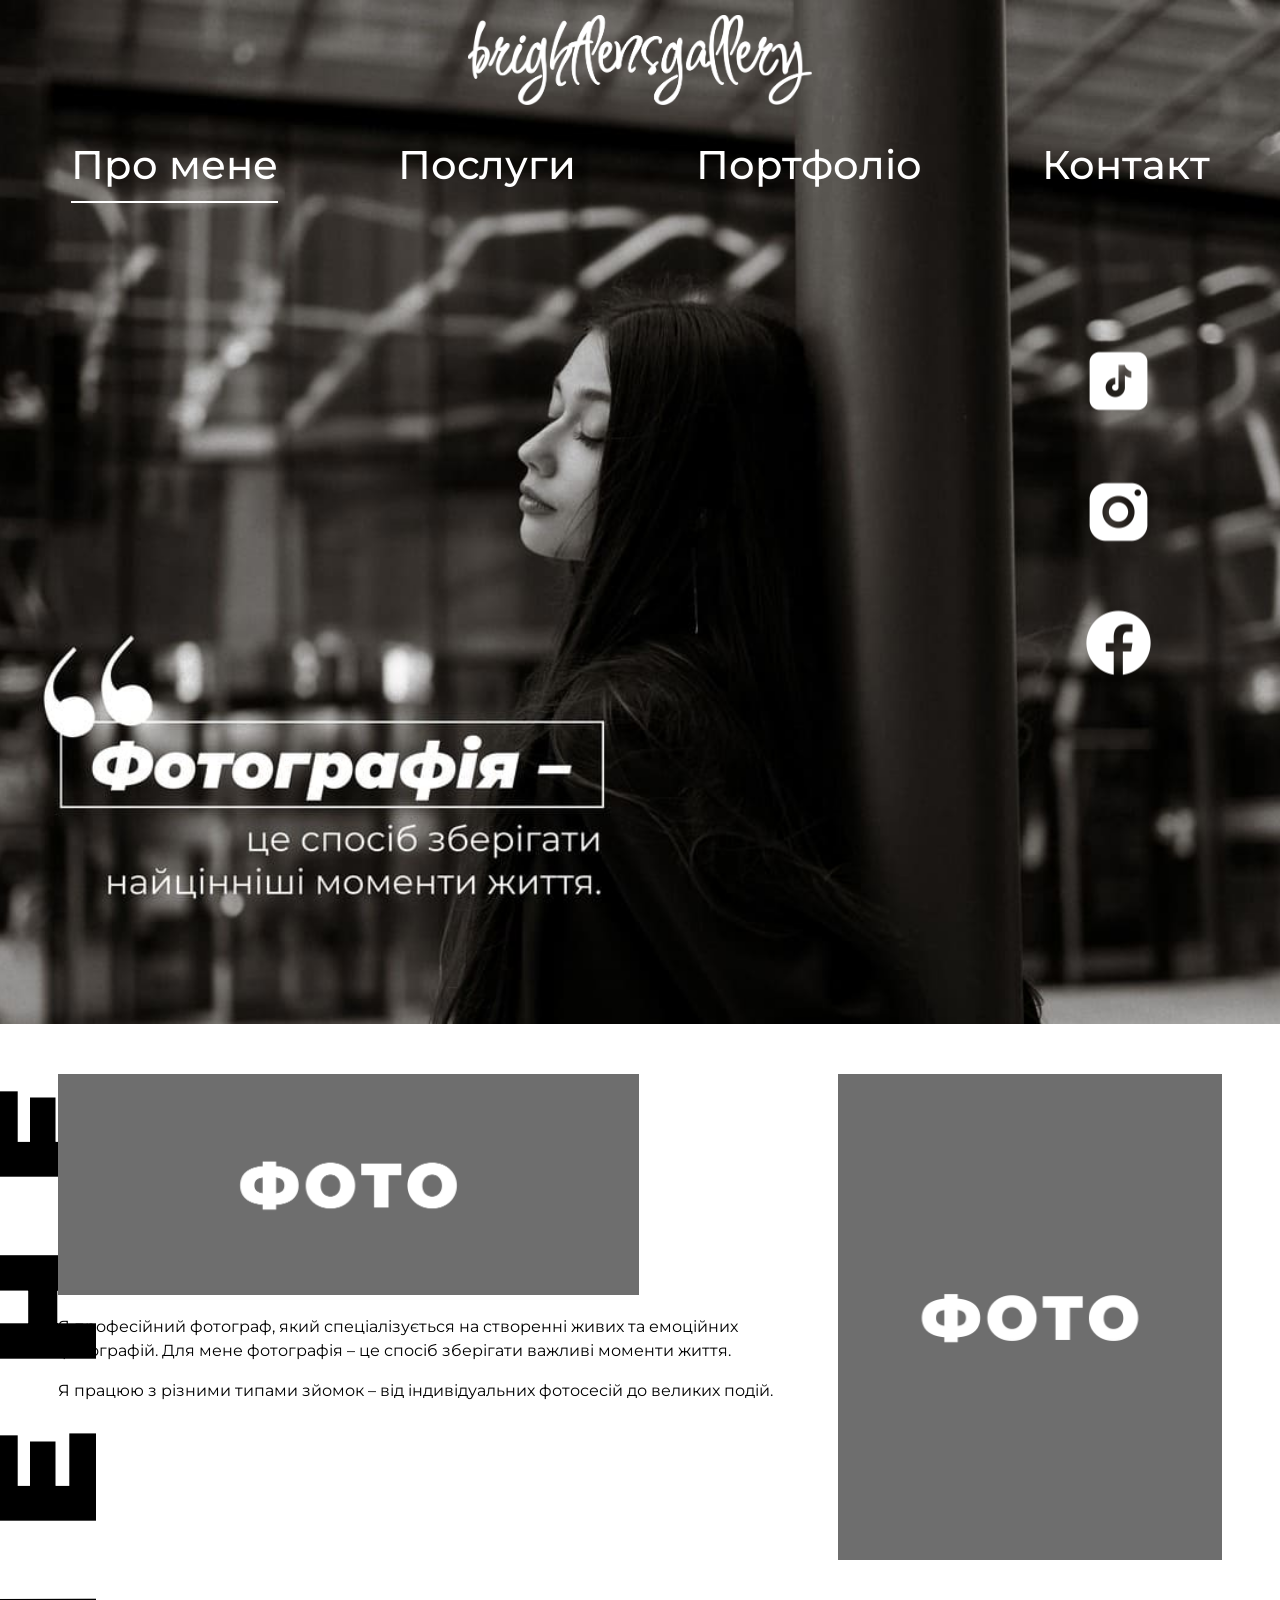
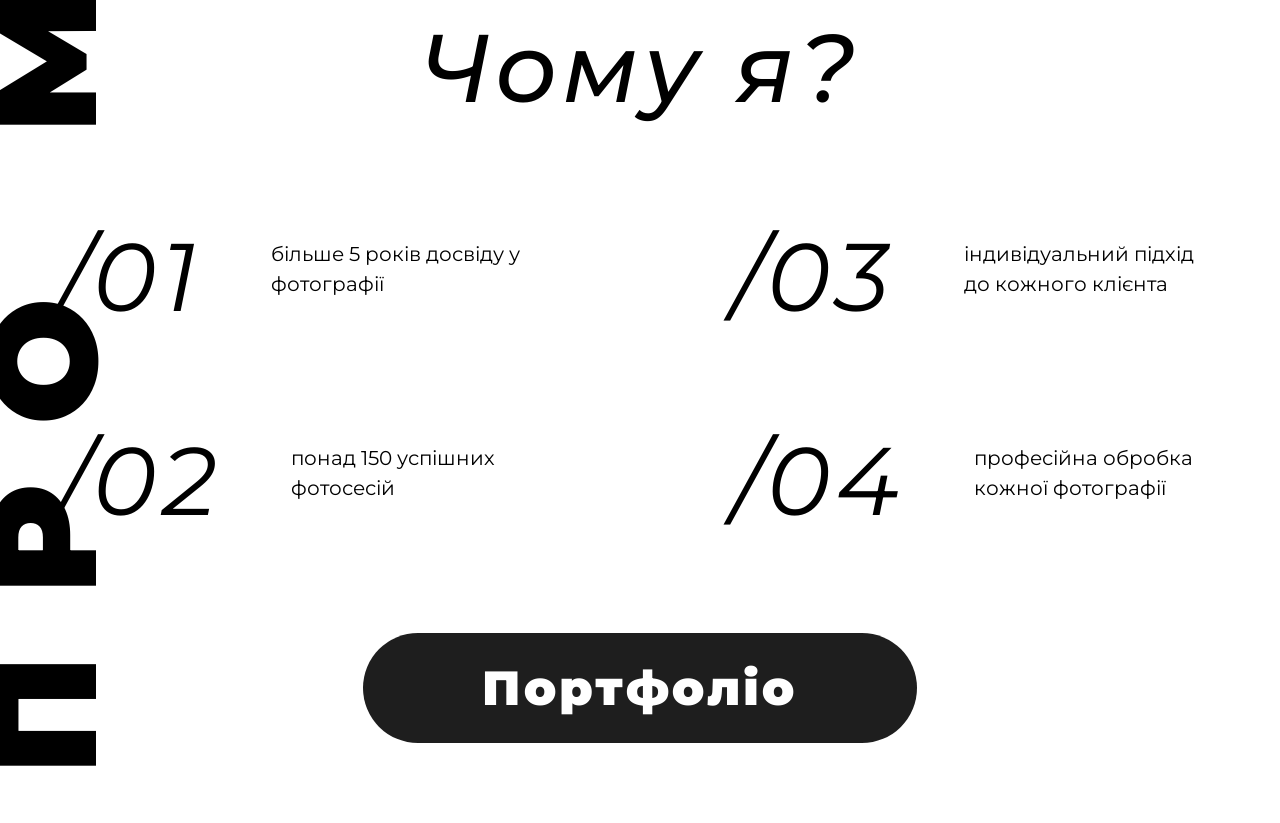
<file: index.html>
<!DOCTYPE html>
<html lang="uk">

<head>
    <meta charset="UTF-8">
    <meta name="viewport" content="width=device-width, initial-scale=1.0">

    <title>Brightlensgallery – Фотограф Одеса</title>
    <meta name="description" content="Професійний фотограф в Одесі. Індивідуальні фотосесії, події, портфоліо.">

    <link rel="icon" type="image/png" href="image/favicon.png">

    <link href="https://cdn.jsdelivr.net/npm/bootstrap@5.3.2/dist/css/bootstrap.min.css" rel="stylesheet">
    <link rel="stylesheet" href="style.css">
    <link href="https://fonts.googleapis.com/css2?family=Montserrat:wght@400;900&display=swap" rel="stylesheet">
</head>

<body>

    <h1 style="position:absolute; left:-9999px;">
        Фотограф в Одесі – Brightlensgallery
    </h1>

    <div class="side-text">ПРО МЕНЕ</div>

    <header class="header">
        <div class="container header-inner">

            <div class="logo">
                <img src="image/favicon.png" alt="Логотип Brightlensgallery">
            </div>

            <div class="menu-toggle">
                <img src="image/menu.png" alt="Меню">
            </div>

            <nav class="nav">
                <a href="index.html" class="active">Про мене</a>
                <a href="services.html">Послуги</a>
                <a href="portfolio.html">Портфоліо</a>
                <a href="contact.html">Контакт</a>
            </nav>

        </div>
    </header>

    <main>
        <section class="hero">
            <img src="image/hero.jpg" width="1920" height="1024" alt="Фотографія дівчини – портрет" class="hero-img">

            <div class="social">
                <a href="https://tiktok.com" target="_blank">
                    <img src="image/tiktok.png" alt="TikTok">
                </a>

                <a href="https://instagram.com" target="_blank">
                    <img src="image/instagram.png" alt="Instagram">
                </a>

                <a href="https://facebook.com" target="_blank">
                    <img src="image/facebook.png" alt="Facebook">
                </a>
            </div>
        </section>

        <section class="about">
            <div class="container about-wrapper">

                <div class="about-content">

                    <div class="about-left">

                        <h2 style="display:none;">Про мене</h2>

                        <img src="image/photo.jpg" class="img-top" alt="Фотографія роботи">

                        <p>
                            Я професійний фотограф, який спеціалізується на створенні живих та емоційних фотографій.
                            Для мене фотографія – це спосіб зберігати важливі моменти життя.
                        </p>

                        <p>
                            Я працюю з різними типами зйомок – від індивідуальних фотосесій до великих подій.
                        </p>
                    </div>

                    <div class="about-right">
                        <img src="image/photo.jpg" class="img-big" alt="Фотографія приклад роботи">
                    </div>

                </div>
            </div>
        </section>

        <section class="why">
            <div class="container">

                <h2 class="why-title">Чому я?</h2>

                <div class="why-content">

                    <div class="why-col">
                        <div class="why-item">
                            <span>/01</span>
                            <p>більше 5 років досвіду у фотографії</p>
                        </div>

                        <div class="why-item">
                            <span>/02</span>
                            <p>понад 150 успішних фотосесій</p>
                        </div>
                    </div>

                    <div class="why-col">
                        <div class="why-item">
                            <span>/03</span>
                            <p>індивідуальний підхід до кожного клієнта</p>
                        </div>

                        <div class="why-item">
                            <span>/04</span>
                            <p>професійна обробка кожної фотографії</p>
                        </div>
                    </div>

                </div>

                <a href="portfolio.html" class="portfolio-btn">Портфоліо</a>

            </div>
        </section>

    </main>

    <script src="script.js"></script>

</body>

</html>
</file>
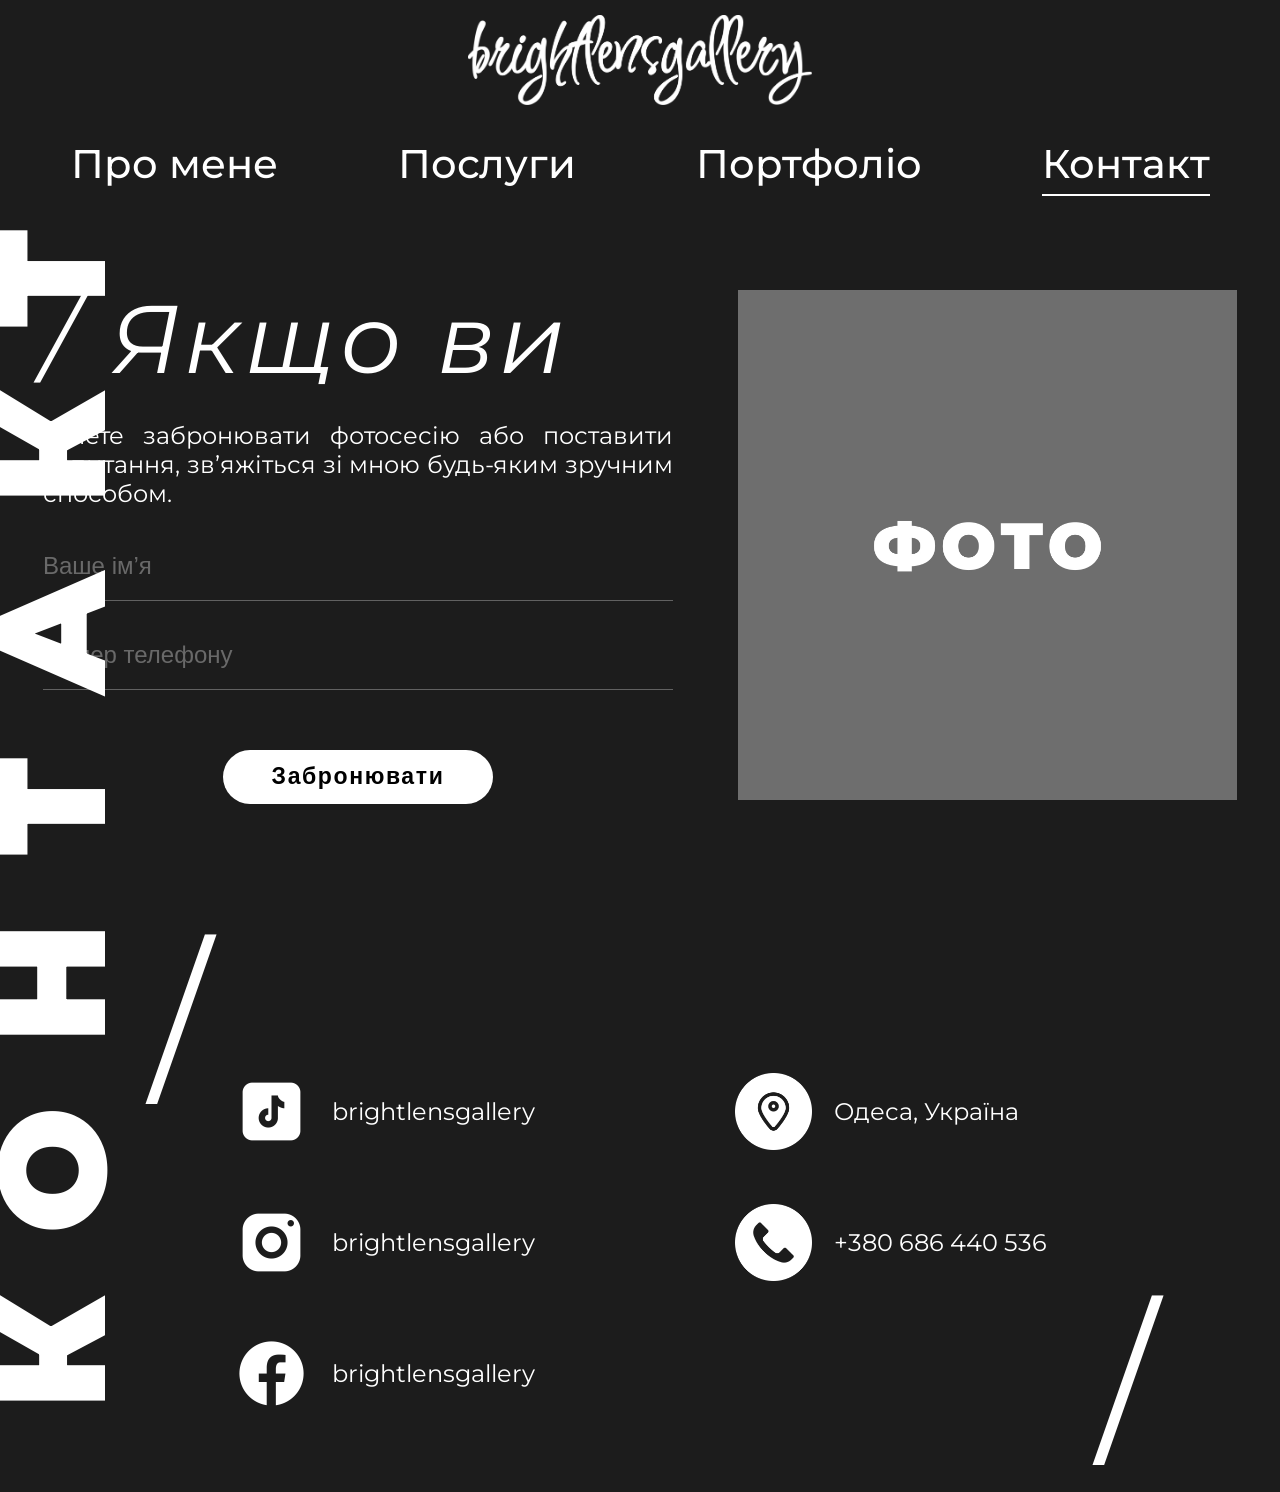
<file: contact.html>
<!DOCTYPE html>
<html lang="uk">

<head>
    <meta charset="UTF-8">
    <meta name="viewport" content="width=device-width, initial-scale=1.0">

    <title>Контакт – Brightlensgallery</title>
    <meta name="description" content="Контакти фотографа в Одесі. Зв’яжіться для бронювання фотосесії.">
    <link rel="stylesheet" href="style.css">
    <link href="https://fonts.googleapis.com/css2?family=Montserrat:ital,wght@0,400;0,900;1,400;1,900&display=swap"
        rel="stylesheet">
</head>

<body class="services-page contact-page">

    <h1 style="position:absolute; left:-9999px;">Контакти фотографа</h1>

    <div class="side-text services-side">КОНТАКТ</div>

    <header class="header">
        <div class="container header-inner">

            <div class="logo">
                <img src="image/favicon.png" alt="logo">
            </div>

            <div class="menu-toggle">
                <img src="image/menu.png" alt="menu">
            </div>

            <nav class="nav">
                <a href="index.html">Про мене</a>
                <a href="services.html">Послуги</a>
                <a href="portfolio.html">Портфоліо</a>
                <a href="contact.html" class="active">Контакт</a>
            </nav>

        </div>
    </header>

    <main class="contact">
        <h2 class="mobile-title">Контакти</h2>

        <div class="container">

            <div class="contact-wrapper">

                <div class="contact-left">

                    <h2>/ Якщо ви</h2>

                    <p class="contact-desc">
                        хочете забронювати фотосесію або поставити запитання,
                        зв’яжіться зі мною будь-яким зручним способом.
                    </p>

                    <form class="contact-form" id="contactForm" action="https://formspree.io/f/ID" method="POST"
                        target="_blank">

                        <input type="text" name="name" placeholder="Ваше ім’я" required minlength="2"
                            autocomplete="name">

                        <input type="tel" name="phone" placeholder="Номер телефону" required
                            pattern="^\+?[0-9\s]{10,15}$" autocomplete="tel">

                        <button type="submit">Забронювати</button>

                    </form>

                    <div id="successMessage" class="success-message">
                        Дякую! Заявка відправлена ✔
                    </div>

                </div>

                <div class="contact-right">
                    <img src="image/photo.jpg" alt="photo">
                </div>

            </div>

            <div class="contact-extra">

                <div class="slash-top">/</div>

                <div class="contact-info">

                    <div class="contact-col">

                        <div class="contact-item">
                            <a href="https://tiktok.com" target="_blank">
                                <img src="image/tiktok.png" alt="tiktok">
                                <span>brightlensgallery</span>
                            </a>
                        </div>

                        <div class="contact-item">
                            <a href="https://instagram.com" target="_blank">
                                <img src="image/instagram.png" alt="instagram">
                                <span>brightlensgallery</span>
                            </a>
                        </div>

                        <div class="contact-item">
                            <a href="https://facebook.com" target="_blank">
                                <img src="image/facebook.png" alt="facebook">
                                <span>brightlensgallery</span>
                            </a>
                        </div>

                    </div>
                    <div class="contact-col">

                        <div class="contact-item">
                            <a href="https://www.google.com/maps?q=Одеса,+Україна" target="_blank">
                                <img src="image/location.png" alt="location">
                            </a>
                            <a href="https://www.google.com/maps?q=Одеса,+Україна" target="_blank">
                                <span>Одеса, Україна</span>
                            </a>
                        </div>

                        <div class="contact-item">
                            <a href="tel:+380686440536">
                                <img src="image/phone.png" alt="phone">
                            </a>
                            <a href="tel:+380686440536">
                                <span>+380 686 440 536</span>
                            </a>
                        </div>

                    </div>

                </div>

                <div class="slash-bottom">/</div>

            </div>

        </div>

    </main>

    <script src="script.js"></script>

</body>

</html>
</file>
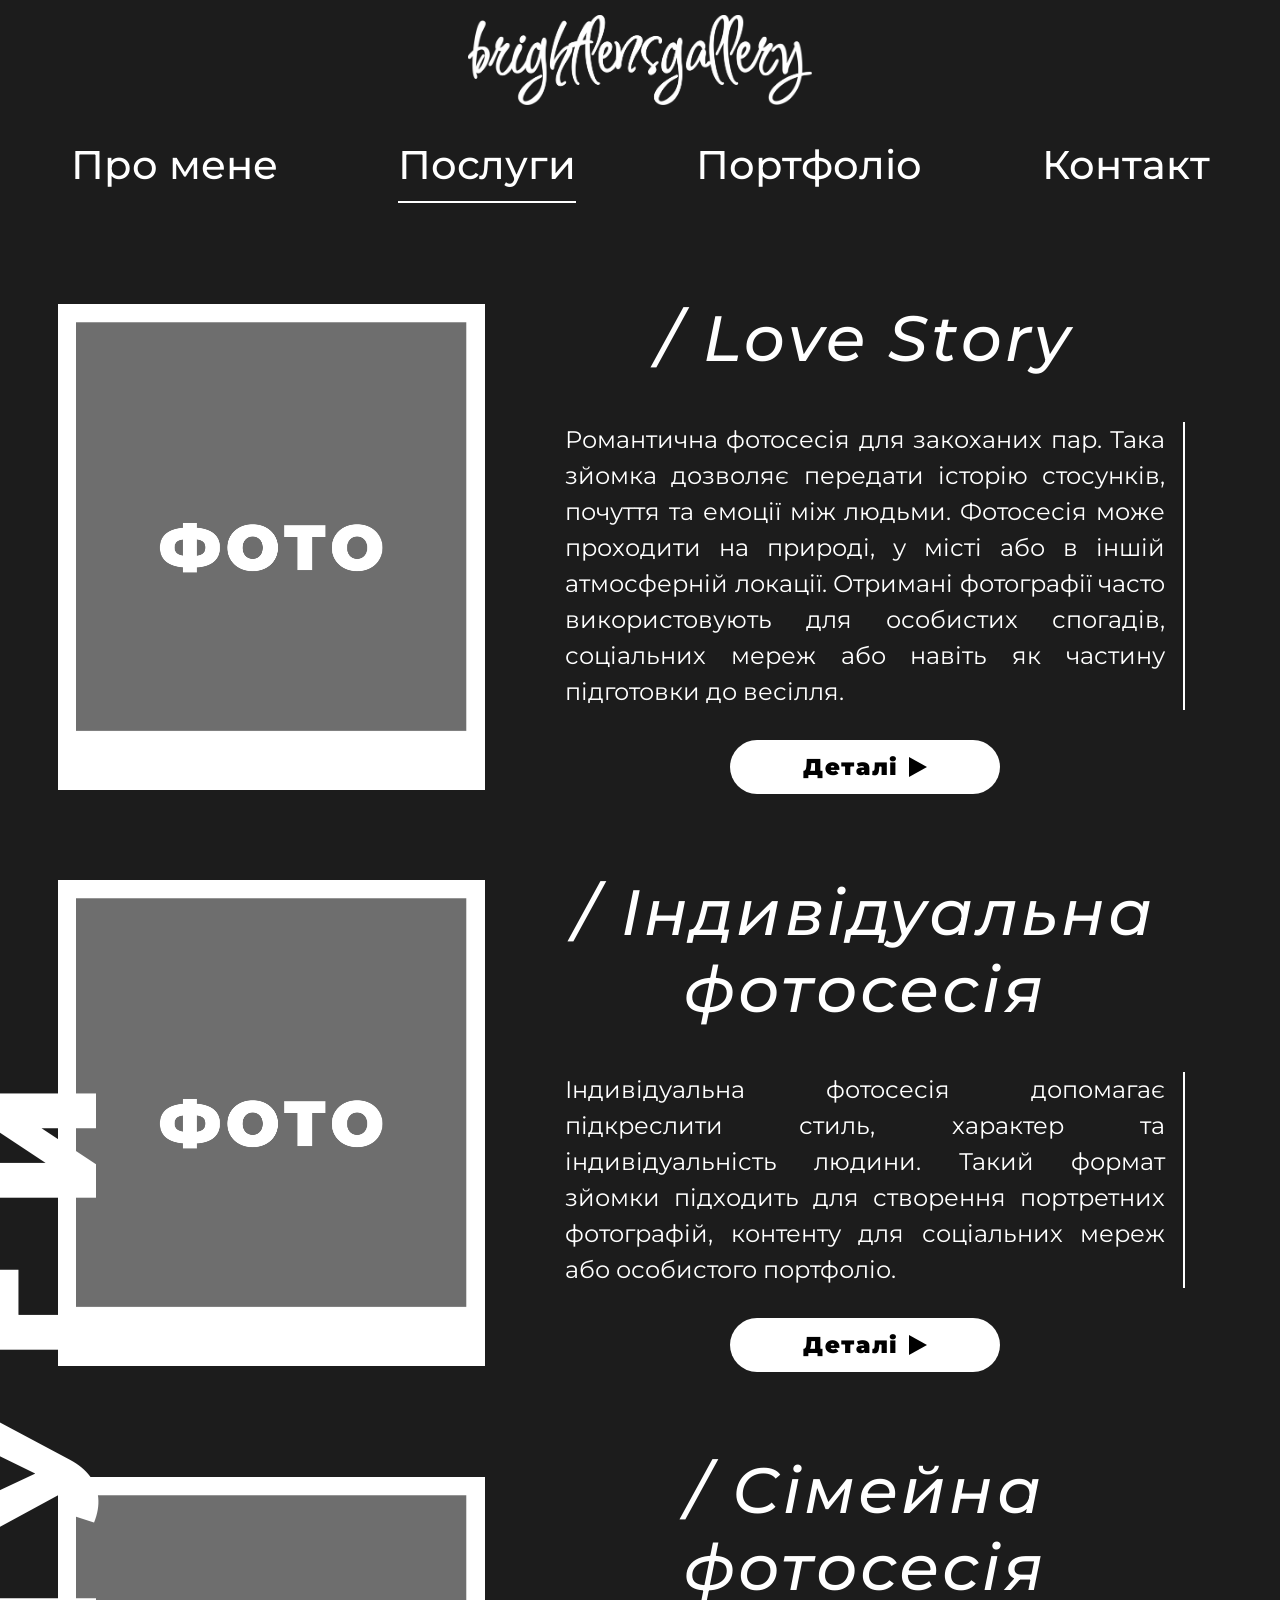
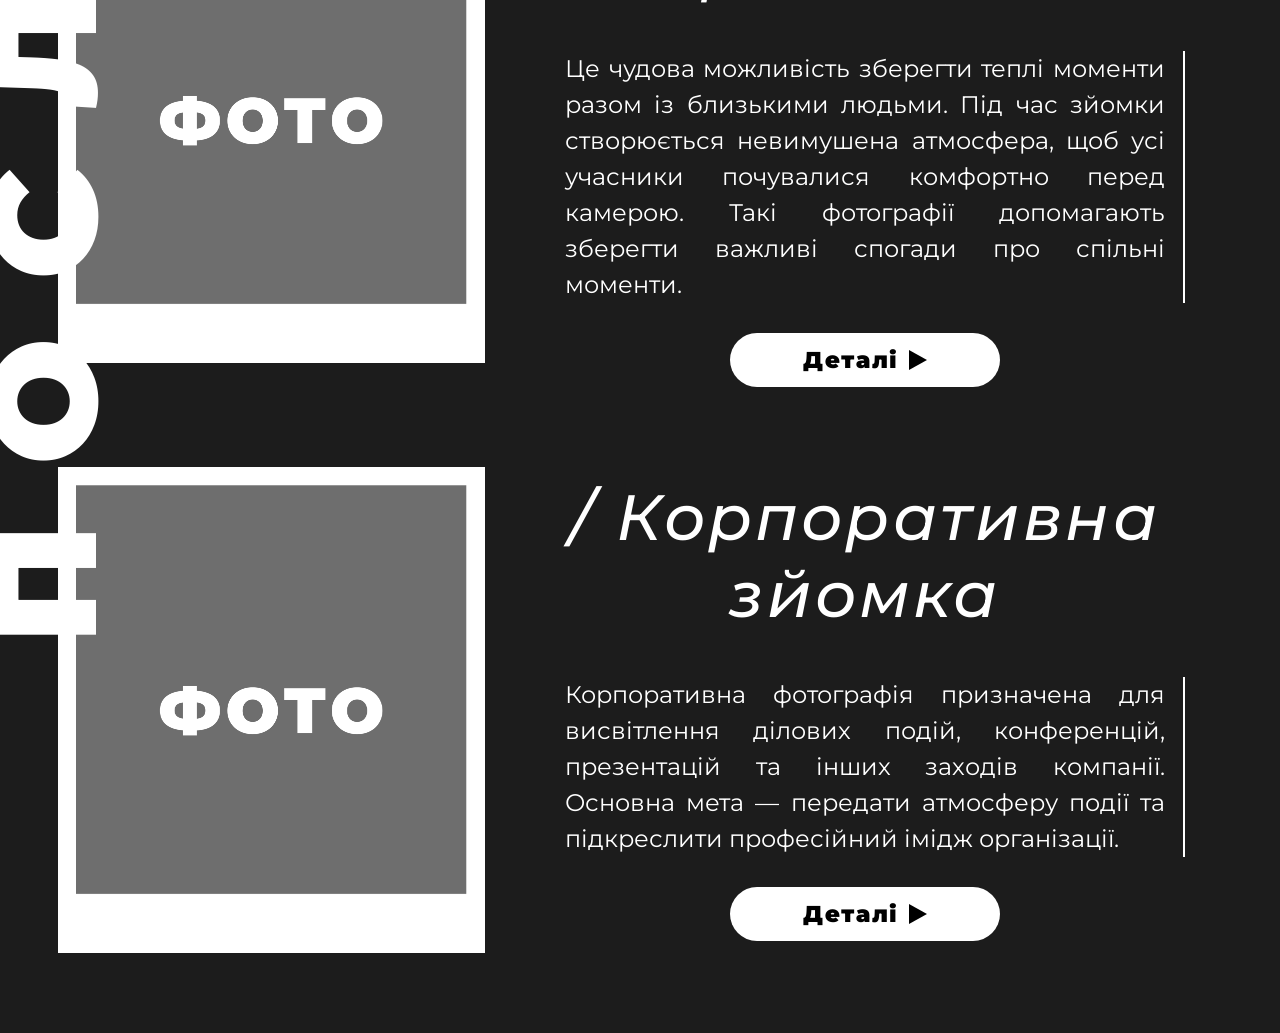
<file: services.html>
<!DOCTYPE html>
<html lang="uk">

<head>
    <meta charset="UTF-8">
    <meta name="viewport" content="width=device-width, initial-scale=1.0">

    <title>Послуги – Brightlensgallery</title>
    <meta name="description" content="Фотопослуги: Love Story, індивідуальні, сімейні та корпоративні зйомки.">

    <link rel="icon" type="image/png" href="image/favicon.png">

    <link href="https://cdn.jsdelivr.net/npm/bootstrap@5.3.2/dist/css/bootstrap.min.css" rel="stylesheet">
    <link rel="stylesheet" href="style.css">
    <link href="https://fonts.googleapis.com/css2?family=Montserrat:wght@400;900&display=swap" rel="stylesheet">
</head>

<body class="services-page">

    <h1 style="position:absolute; left:-9999px;">
        Послуги фотографа
    </h1>

    <div class="side-text services-side">ПОСЛУГИ</div>

    <header class="header">
        <div class="container header-inner">

            <div class="logo">
                <img src="image/favicon.png" alt="logo">
            </div>

            <div class="menu-toggle">
                <img src="image/menu.png" alt="menu">
            </div>

            <nav class="nav">
                <a href="index.html">Про мене</a>
                <a href="services.html" class="active">Послуги</a>
                <a href="portfolio.html">Портфоліо</a>
                <a href="contact.html">Контакт</a>
            </nav>

        </div>
    </header>

    <main class="services">
        <h2 class="mobile-title">Послуги</h2>

        <div class="container">
            <div class="row">
                <div class="col-12">

                    <div class="service-item">
                        <img src="image/photo2.jpg" class="service-img" alt="Love Story">

                        <div class="service-text">
                            <h2>/ Love Story</h2>

                            <p>
                                Романтична фотосесія для закоханих пар. Така зйомка дозволяє передати історію стосунків,
                                почуття та емоції між людьми. Фотосесія може проходити на природі, у місті або в іншій
                                атмосферній локації. Отримані фотографії часто використовують для особистих спогадів,
                                соціальних мереж або навіть як частину підготовки до весілля.
                            </p>

                            <a href="#" class="details-btn">Деталі <span></span></a>
                        </div>
                    </div>

                    <div class="service-item">
                        <img src="image/photo2.jpg" class="service-img" alt="Індивідуальна">

                        <div class="service-text">
                            <h2>/ Індивідуальна фотосесія</h2>

                            <p>
                                Індивідуальна фотосесія допомагає підкреслити стиль, характер та індивідуальність
                                людини.
                                Такий формат зйомки підходить для створення портретних фотографій, контенту для
                                соціальних
                                мереж або особистого портфоліо.
                            </p>

                            <a href="#" class="details-btn">Деталі <span></span></a>
                        </div>
                    </div>

                    <div class="service-item">
                        <img src="image/photo2.jpg" class="service-img" alt="Сімейна">

                        <div class="service-text">
                            <h2>/ Сімейна фотосесія</h2>

                            <p>
                                Це чудова можливість зберегти теплі моменти разом із близькими людьми. Під час зйомки
                                створюється невимушена атмосфера, щоб усі учасники почувалися комфортно перед камерою.
                                Такі фотографії допомагають зберегти важливі спогади про спільні моменти.
                            </p>

                            <a href="#" class="details-btn">Деталі <span></span></a>
                        </div>
                    </div>

                    <div class="service-item">
                        <img src="image/photo2.jpg" class="service-img" alt="Корпоративна">

                        <div class="service-text">
                            <h2>/ Корпоративна зйомка</h2>

                            <p>
                                Корпоративна фотографія призначена для висвітлення ділових подій, конференцій,
                                презентацій та інших заходів компанії. Основна мета — передати атмосферу події
                                та підкреслити професійний імідж організації.
                            </p>

                            <a href="#" class="details-btn">Деталі <span></span></a>
                        </div>
                    </div>

                </div>
            </div>
        </div>

    </main>

    <script src="script.js"></script>

</body>

</html>
</file>
<file: style.css>
body {
    margin: 0;
    background: #ffffff; 
    color: #000000;   
    font-family: 'Montserrat', sans-serif;
    overflow-x: hidden;
}

.header {
    position: absolute;
    top: 0;
    width: 100%;
    z-index: 10;
}

.header-inner {
    padding-top: 40px;
    text-align: center;
}

.container {
    max-width: 1194px; 
}

.logo img {
    height: 90px;
    margin-bottom: 30px;
    margin-top: 15px;
}

.nav {
    display: flex;
    justify-content: center;
    gap: 120px; 
}

.nav a {
    font-size: 40px;
    font-weight: 500;
    color: white;          
    text-decoration: none; 
    position: relative;
}

.nav a.active::after {
    content: "";
    position: absolute;
    left: 0;
    bottom: -8px;
    width: 100%;
    height: 2px;
    background: white;
}

.hero {
    position: relative;
}

.hero-img {
    width: 100%;
    height: 1024px;
    object-fit: cover;
}

.social {
    position: absolute;
    right: 123px;
    top: 50%;
    transform: translateY(-50%);
    display: flex;
    flex-direction: column;
    gap: 54px;
}

.social img {
    width: 77px;
    height: 77px;
}

.about {
    position: relative;
    padding: 50px 0;
    overflow: visible;
}

.about-side {
    position: absolute;
    left: -120px;
    top: 0;
    height: calc(100% + 600px);
    font-size: 150px;
    font-weight: 900;
    letter-spacing: 0.22em;
}

.about-wrapper {
    display: flex;
}

.about-content {
    display: flex;
    gap: 40px;
}

.img-top {
    width: 581px;
    height: 221px;
    object-fit: cover;
    margin-bottom: 20px;
}

.img-big {
    width: 705px;
    height: 486px;
    object-fit: cover;
}

.why {
    position: relative;
    padding: 0px 0 80px; 
}

.why-title {
    font-size: 96px;
    font-style: italic;
    letter-spacing: 0.05em;
    text-align: center;
    margin-bottom: 80px;
}

.why-content {
    display: flex;
    justify-content: center;
    gap: 193px; 
}

.why-col {
    display: flex;
    flex-direction: column;
    gap: 60px;
}

.why-item {
    display: flex;
    align-items: center;
    gap: 70px; 
}

.why-item span {
    font-size: 96px;
    font-style: italic;
    letter-spacing: 0.05em;
}

.why-item p {
    font-size: 20px;
    font-weight: 400; 
    max-width: 250px;
}

.item span {
    font-size: 96px;
    font-style: italic;
    letter-spacing: 0.05em;
    font-weight: 400;
}

.portfolio-btn {
    display: block;
    margin: 80px auto 0;
    width: 554px;
    height: 110px;
    background: #1E1E1E;
    color: white;
    font-size: 48px;
    font-weight: 900;
    letter-spacing: 0.07em;
    text-align: center;
    line-height: 110px;
    border-radius: 60px;
    text-decoration: none;
}

.side-text {
    position: absolute;
    top: 1024px; 
    left: -70px;
    writing-mode: vertical-rl;
    transform: rotate(180deg);
    font-size: 150px;
    font-weight: 900;
    letter-spacing: 0.40em;
    white-space: nowrap;
}

.menu-toggle {
    display: none;
    position: absolute;
    right: 20px;
    top: 30px;
    z-index: 9999;
    padding: 8px;
    border-radius: 10px;
}

.menu-toggle img {
    width: 28px;
    height: auto;
}

@media (max-width: 992px) {
    .nav {
        gap: 40px;
    }

    .nav a {
        font-size: 24px;
    }

    .hero-img {
        height: 700px;
        object-position: 40% center;
    }

    .social {
        right: 40px;
        gap: 30px;
    }

    .social img {
        width: 50px;
        height: 50px;
    }

    .about-content {
        flex-direction: column;
        align-items: center;
    }

    .img-top,
    .img-big {
        width: 100%;
        height: auto;
    }

    .why-content {
        flex-direction: column;
        gap: 60px;
        align-items: center;
    }

    .why-title {
        font-size: 60px;
    }

    .portfolio-btn {
        width: 300px;
        height: 80px;
        font-size: 28px;
        line-height: 80px;
    }

    .side-text {
        display: none;
    }
}

@media (max-width: 768px) {

     .header {
        position: fixed;
        top: 0;
        left: 0;
        width: 100%;
        height: 70px;
        z-index: 1000;
    }

    .header-inner {
        height: 100%;
        display: flex;
        align-items: center;
        justify-content: center;
        position: relative;
        padding: 0 15px;
        padding-top: 0;
    }

    .logo {
        position: absolute;
        left: 50%;
        transform: translateX(-50%);
    }

    .logo img {
        height: 40px;
        margin: 0;
    }

    .menu-toggle {
        position: absolute;
        right: 15px;
        top: 50%;
        transform: translateY(-50%);
    }

    .nav {
        flex-wrap: wrap;
        gap: 20px;
    }

    .nav a {
        font-size: 20px;
        padding: 15px 0;
        width: 100%;
        text-align: center;
        border-bottom: 1px solid rgba(255,255,255,0.2);
    }

    .hero-img {
        height: 50vh;
        object-position: 40% center;
    }
    .social {
        right: 5vw;
    }

    .why-item span {
        font-size: 50px;
    }

    .why-item p {
        font-size: 16px;
    }

    .why-title {
        font-size: 40px;
    }
    .menu-toggle {
        display: block;
    }

    .nav {
        position: absolute;
        top: 100px;
        left: 0;
        width: 100%;
        background: rgba(0,0,0,0.9);
        flex-direction: column;
        align-items: center;
        gap: 30px;
        padding: 40px 0;
        display: none;
    }

    .nav.active {
        display: flex;
    }
}

@media (max-width: 576px) {
    .nav {
        flex-direction: column;
    }

    .hero-img {
        height: 400px;
        object-position: 10% center;
    }

    .social {
        right: 20px;
    }

    .why-item {
        flex-direction: column;
        gap: 10px;
        text-align: center;
    }

    .portfolio-btn {
        width: 220px;
        height: 60px;
        font-size: 20px;
        line-height: 60px;
    }
}

.header {
    z-index: 1000;
}

.header-inner {
    position: relative;
}

/* services page */

.services-page {
    background: #1C1C1C;
    color: white;
}

.contact-page .services-side {
    writing-mode: vertical-rl;
    transform: rotate(180deg);
    font-size: 150px;
    font-weight: 900;
    letter-spacing: 0.43em;
    position: absolute;
    left: -40px;
    top: calc(50% + 80px); 
    transform: translateY(-50%) rotate(180deg);
}

.services-page {
    background: #1C1C1C;
    color: white;
    position: relative;
}

@media (min-width: 769px) {
    .services {
        padding-top: 300px;
    }
    .contact {
        padding-top: 200px;
    }
}

.service-item {
    display: flex;
    align-items: center;
    gap: 80px;
    margin-bottom: 80px;
}

.service-img {
    width: 100%;
    max-width: 427px;
    height: auto;
    object-fit: cover;
}

.service-text h2 {
    font-size: 64px;
    font-style: italic;
    letter-spacing: 0.05em;

    max-width: 600px;     
    text-align: center;   
    margin: 0 auto;      
}

.service-text p {
    margin-top: 45px;
    font-size: 24px;
    max-width: 600px;
    text-align: justify;
    position: relative; 
}

.service-text p::after {
    content: "";
    position: absolute;
    right: -20px;
    top: 0;
    width: 2px;
    height: 100%; 
    background: white;
}

.details-btn {
    margin: 30px auto 0;
    display: flex;
    align-items: center;
    justify-content: center;
    gap: 10px;
    width: 270px;
    height: 54px;
    background: white;
    color: black;
    font-size: 23px;
    font-weight: 900;
    letter-spacing: 0.07em;
    text-decoration: none;
    border-radius: 40px;
}

.details-btn span {
    display: inline-block;
    width: 0;
    height: 0;
    border-left: 18px solid black;
    border-top: 10px solid transparent;
    border-bottom: 10px solid transparent;
}

/* contact */


.contact-left {
    max-width: 630px; 
}

.contact-left h2 {
    font-size: 96px;
    font-style: italic;
    font-weight: 400; 
    letter-spacing: 0.05em;
    margin-bottom: 5px;
}

.contact-desc {
    font-size: 24px;
    text-align: justify;
}

.contact-form {
    display: flex;
    flex-direction: column;
    gap: 20px; 
}

.contact-form input {
    background: transparent;
    border: none;
    border-bottom: 1px solid rgba(255,255,255,0.3);
    font-size: 24px;
    color: white;
    padding: 20px 0;
    width: 100%; 
}

.contact-form input::placeholder {
    color: rgba(255,255,255,0.34);
}

.contact-form button {
    display: block;
    margin: 40px auto 0; 
    width: 270px;
    height: 54px;
    background: white;
    color: black;
    font-size: 23px;
    font-weight: 900;
    letter-spacing: 0.07em;
    border-radius: 40px;
    border: none;
}

.contact-right {
    margin-left: auto;
    margin-top: 90px;   
}

.contact-right img {
    width: 502px;
    height: 510px;
    object-fit: cover;
}

.container {
    max-width: 1194px;
    margin: 0 auto;
    padding: 0 15px;
}

.contact {
    position: relative;
}

.contact-wrapper {
    display: flex;
    align-items: flex-start;
    gap: 65px; 
}

.contact-col {
    display: flex;
    flex-direction: column;
    gap: 54px; 
}

.contact-item {
    display: flex;
    align-items: center;
    gap: 22px;
}

.contact-item img {
    width: 77px;
    height: 77px;
}

.contact-item span {
    font-size: 24px;
    white-space: nowrap; 
}

.contact-extra {
    width: 100%;
    margin-top: 200px;
}

.contact-info {
    display: flex;
    justify-content: center;
    gap: 200px;              
}

.contact-item a {
    display: flex;
    align-items: center;
    gap: 22px;

    color: white;          
    text-decoration: none;  
}

.contact-item a:hover {
    opacity: 0.7;
    transform: translateX(5px);
    transition: 0.3s;
}

.slash-top {
    position: absolute;
    left: 150px;
    top: calc(100% - 500px);
    font-size: 180px;
}

.slash-bottom {
    position: absolute;
    right: 123px;
    bottom: -80px;
    font-size: 180px;
}

@media (max-width: 1200px) {

    .contact-wrapper {
        gap: 40px;
    }

    .contact-left h2 {
        font-size: 70px;
    }

    .contact-desc {
        font-size: 20px;
    }

    .contact-right img {
        width: 420px;
        height: auto;
    }

    .contact-info {
        gap: 120px;
    }
}

@media (max-width: 992px) {

    .contact-wrapper {
        flex-direction: column;
        align-items: center;
        text-align: center;
    }

    .contact-left {
        max-width: 100%;
    }

    .contact-right {
        margin: 40px 0 0;
    }

    .contact-right img {
        width: 100%;
        max-width: 400px;
    }

    .contact-form {
        align-items: center;
    }

    .contact-form input {
        width: 80%;
    }

    .contact-info {
        flex-direction: column;
        gap: 60px;
        align-items: center;
    }

    .contact-item span {
        font-size: 20px;
    }

    .slash-top,
    .slash-bottom {
        display: none;
    }
}

@media (max-width: 768px) {

    .contact-left h2 {
        font-size: 48px;
        margin-top: 0;
    }

    .contact-desc {
        font-size: 16px;
    }

    .contact-form input {
        font-size: 18px;
    }

    .contact-form button {
        width: 220px;
        height: 50px;
        font-size: 18px;
    }

    .contact-item img {
        width: 50px;
        height: 50px;
    }

    .contact-item span {
        font-size: 16px;
    }
}

@media (max-width: 576px) {

    .contact-left h2 {
        font-size: 36px;
    }

    .contact-form input {
        width: 100%;
    }

    .contact-info {
        gap: 40px;
    }
}

@media (max-width: 1200px) {

    .service-item {
        gap: 40px;
    }

    .service-text h2 {
        font-size: 48px;
    }

    .service-text p {
        font-size: 20px;
    }

    .service-img {
        width: 350px;
        height: auto;
    }
}

@media (max-width: 992px) {

    .service-item {
        flex-direction: column;
        text-align: center;
    }

    .service-img {
        width: 100%;
        max-width: 400px;
    }

    .service-text p::after {
        display: none;
    }
}

@media (max-width: 768px) {

    .service-text h2 {
        font-size: 36px;
    }

    .service-text p {
        font-size: 16px;
    }

    .details-btn {
        width: 200px;
        height: 45px;
        font-size: 16px;
    }
}
.success-message {
    margin-top: 20px;
    padding: 15px 20px;
    background: #fff;
    color: #000;
    border-radius: 20px;
    text-align: center;
    font-weight: 500;
    opacity: 0;
    transform: translateY(20px);
    transition: 0.3s;
    pointer-events: none;
}

.success-message.show {
    opacity: 1;
    transform: translateY(0);
}
.mobile-title {
    font-weight: 900;
    letter-spacing: 0.05em;
    display: none;
    color: white; 
}


@media (max-width: 768px) {

    .services,
    .contact {
        padding-top: 40px; 
    }

    .mobile-title {
        display: block;
        text-align: center;
        font-size: clamp(50px, 8vw, 80px);
        margin-top: 30px;
        margin-bottom: 30px;
        color: white;
        opacity: 0.12;
    }

    .contact-wrapper {
        gap: 10px; 
    }

    .contact-right {
        margin-top: 10px; 
    }

    .contact-extra {
        margin-top: 70px; 
        padding-bottom: 40px;
    }
}

button,
.details-btn,
.portfolio-btn {
    min-height: 44px;
}

img {
    max-width: 100%;
    height: auto;
}

@media (max-width: 576px) {
    .social {
        display: none;
    }
}

@media (min-width: 500px) and (max-width: 1000px) {
    .contact-left {
        max-width: 630px;
        margin: 0 auto;
    }

    .contact-desc {
        width: 100%;
    }
}
</file>
